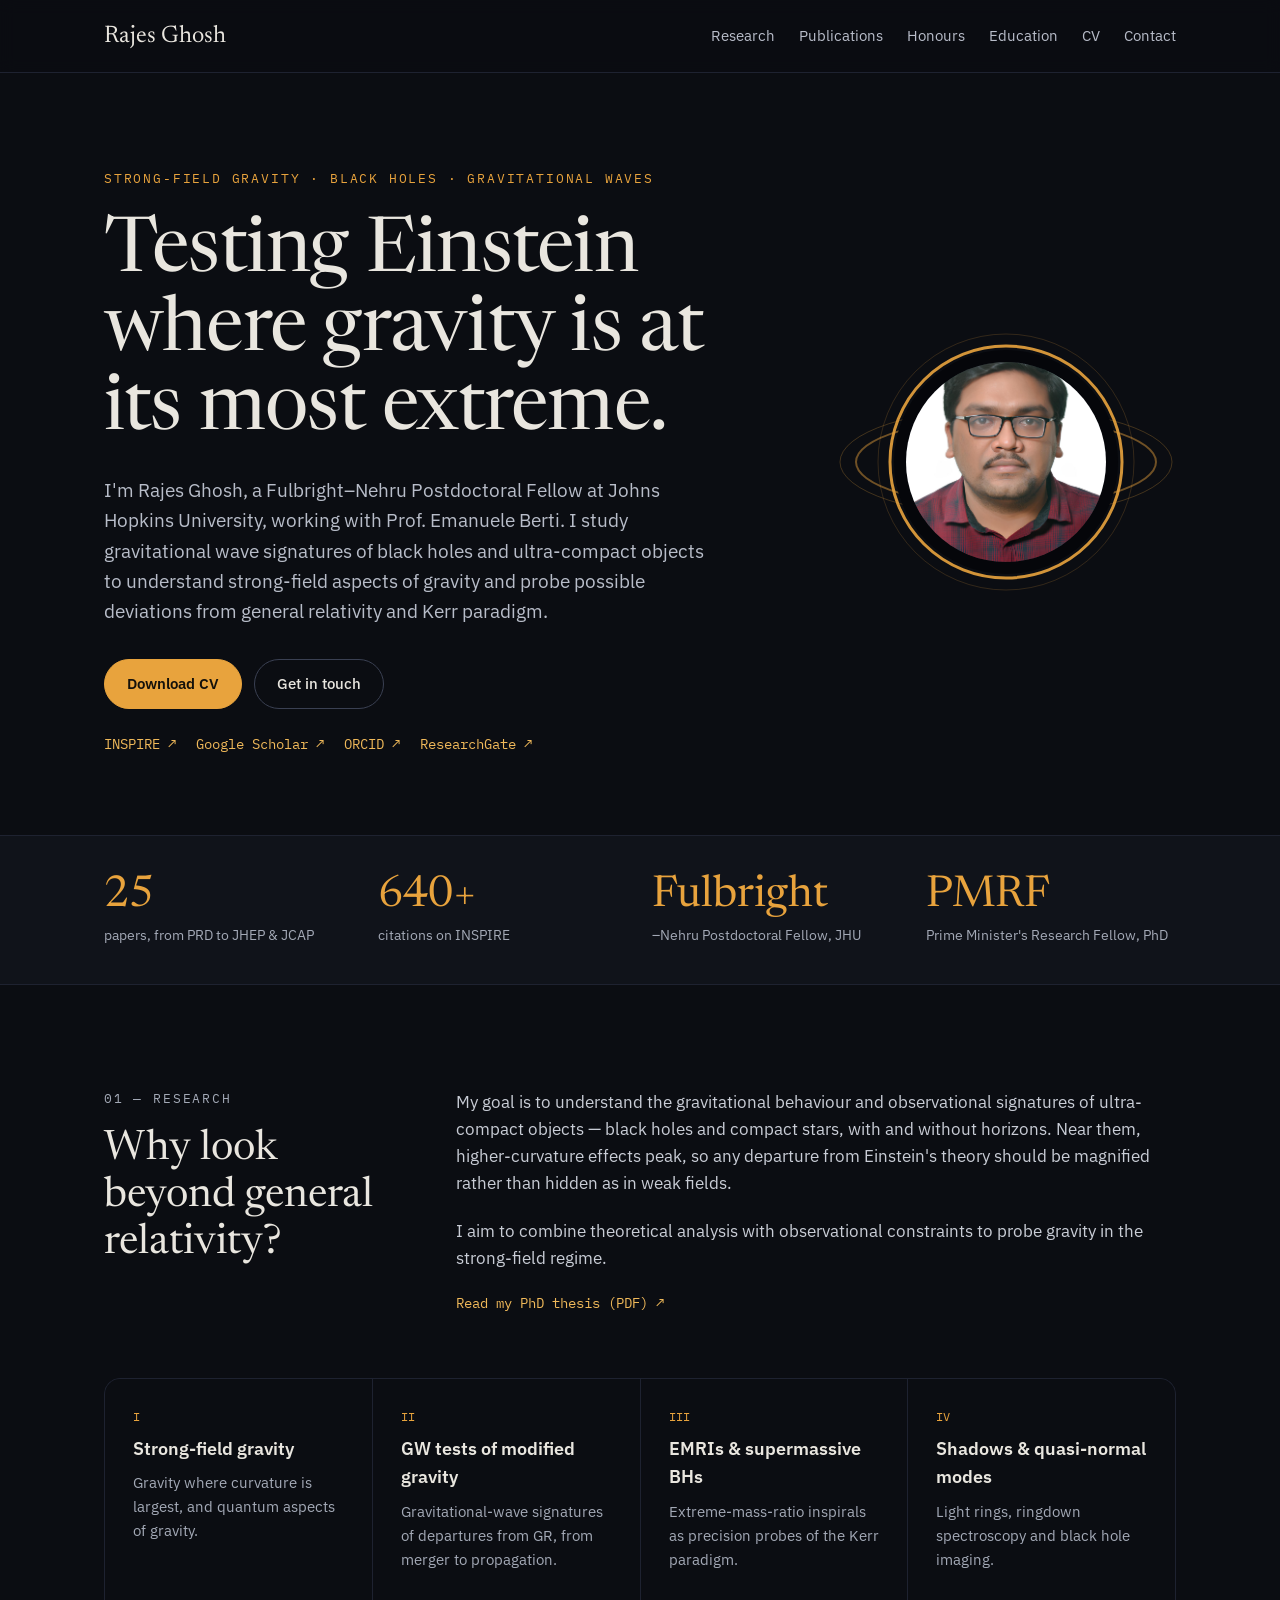
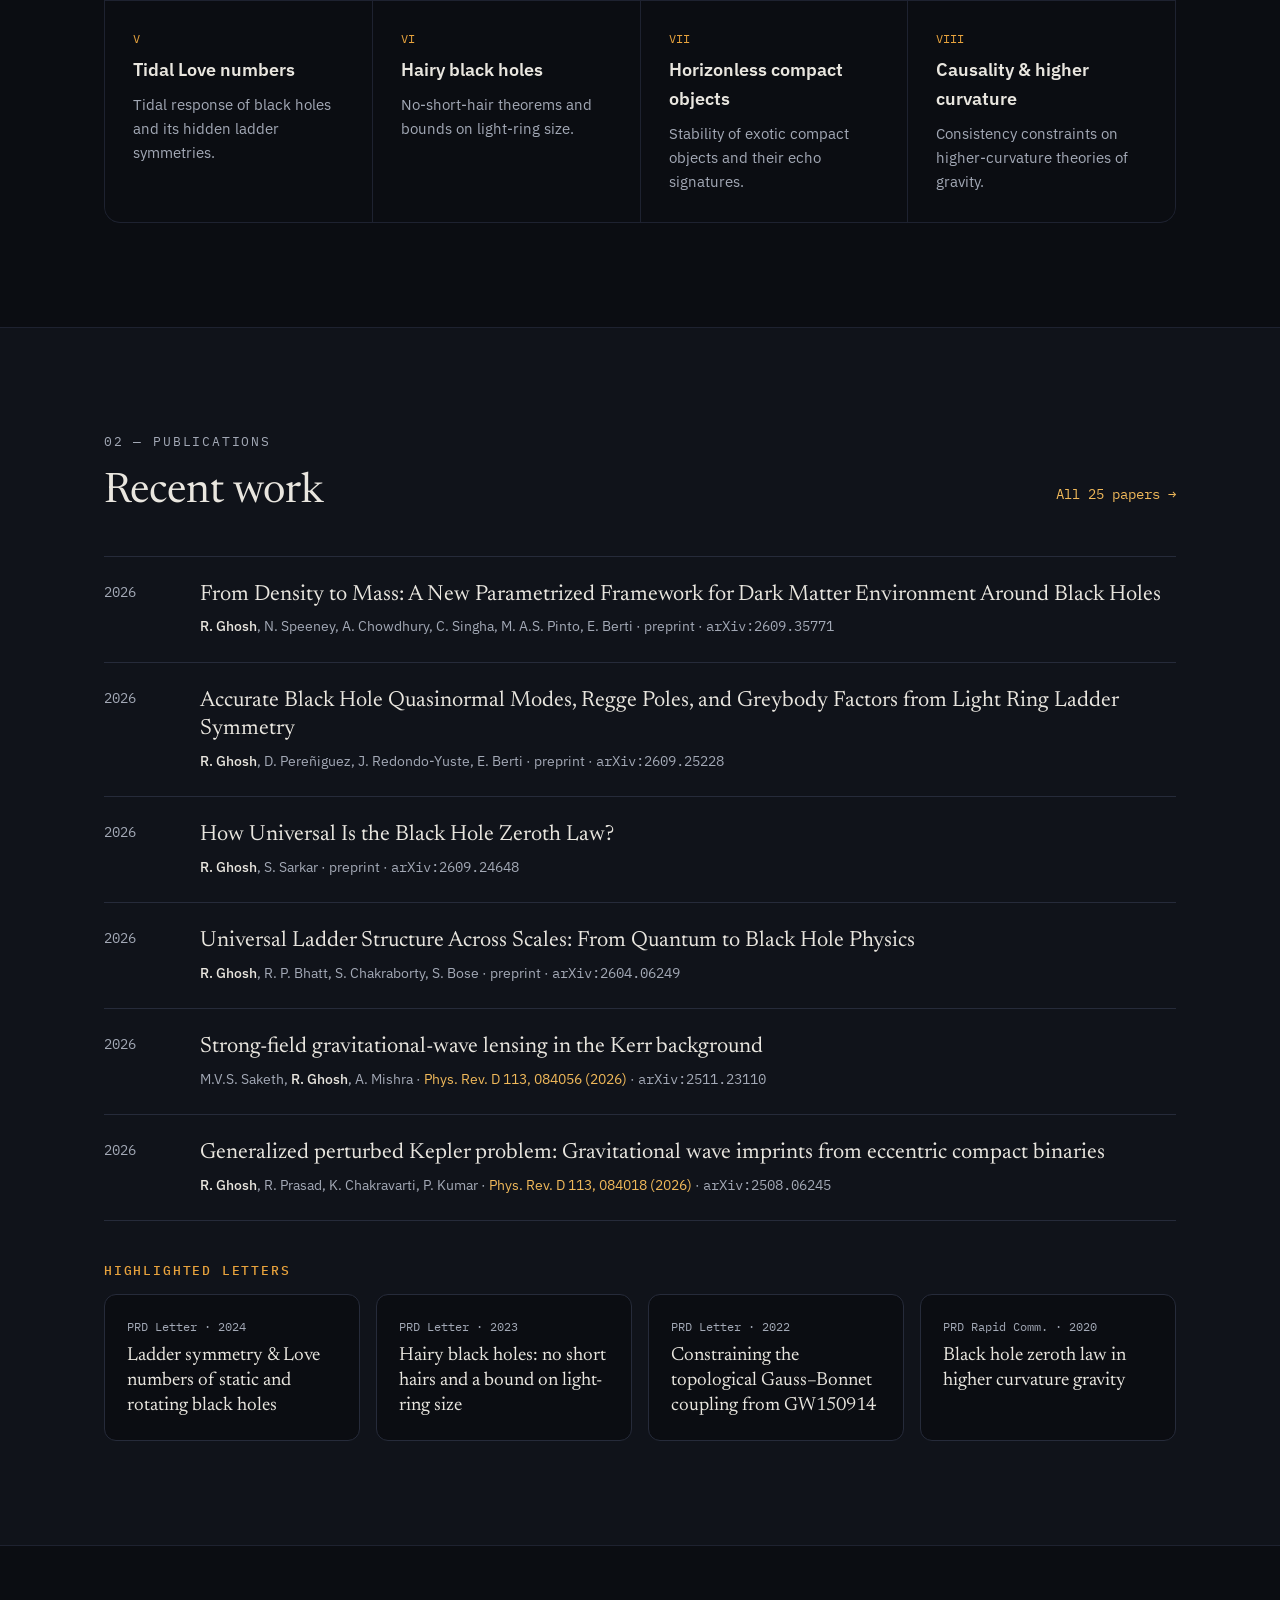
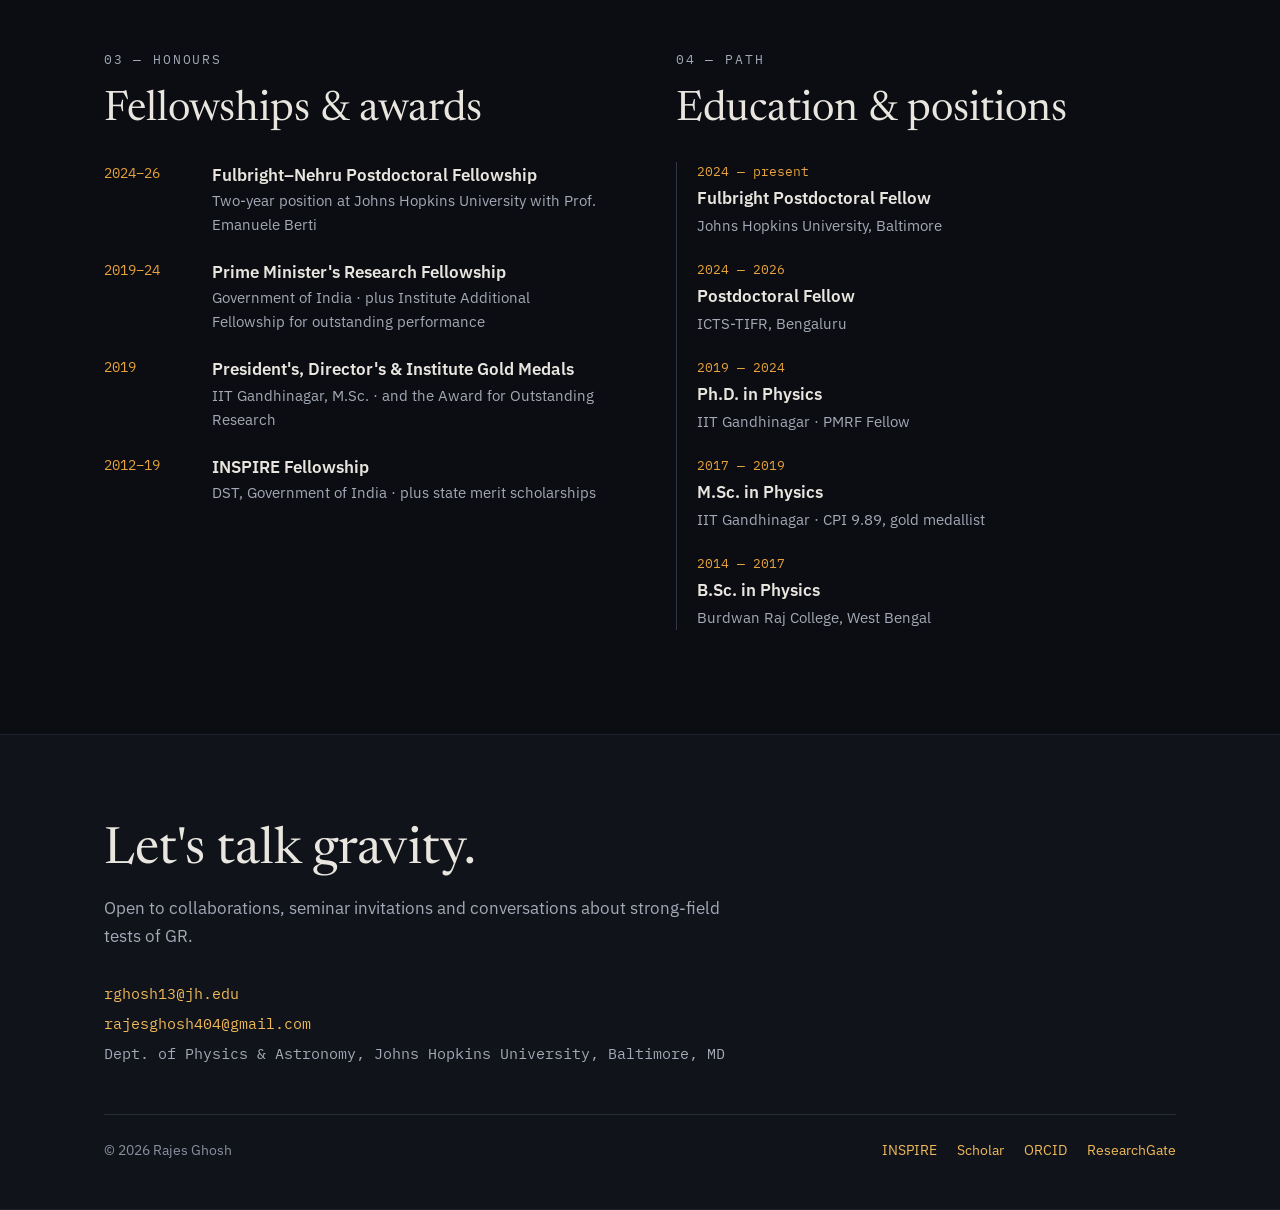
<file: index.html>
<!doctype html>
<html lang="en">
<head>
<meta charset="utf-8">
<meta name="viewport" content="width=device-width, initial-scale=1">
<title>Rajes Ghosh — Gravitational Physics</title>
<meta name="description" content="Rajes Ghosh, Fulbright–Nehru Postdoctoral Fellow at Johns Hopkins University. Strong-field gravity, black holes and gravitational-wave tests of general relativity.">
<meta property="og:title" content="Rajes Ghosh — Gravitational Physics">
<meta property="og:description" content="Testing Einstein where gravity is at its most extreme.">
<link rel="icon" href="data:image/svg+xml,%3Csvg xmlns='http://www.w3.org/2000/svg' viewBox='0 0 32 32'%3E%3Ccircle cx='16' cy='16' r='12' fill='%2305060A' stroke='%23E8A33D' stroke-width='3'/%3E%3C/svg%3E">
<link rel="preconnect" href="https://fonts.googleapis.com">
<link rel="preconnect" href="https://fonts.gstatic.com" crossorigin>
<link rel="stylesheet" href="https://fonts.googleapis.com/css2?family=Newsreader:ital,opsz,wght@0,6..72,400;0,6..72,500;1,6..72,400&family=IBM+Plex+Sans:wght@400;500;600&family=IBM+Plex+Mono:wght@400;500&display=swap">
<link rel="stylesheet" href="style.css">
</head>
<body>

<header class="site-header">
  <nav class="wrap nav" aria-label="Main">
    <a class="brand" href="index.html">Rajes Ghosh</a>
    <div class="nav-links">
      <a href="#research">Research</a>
      <a href="publications.html">Publications</a>
      <a href="#honours">Honours</a>
      <a href="#education">Education</a>
      <a href="cv.pdf">CV</a>
      <a href="#contact">Contact</a>
    </div>
  </nav>
</header>

<main id="top">
  <section class="wrap hero">
    <div class="hero-text">
      <div class="kicker accent">Strong-field gravity · Black holes · Gravitational waves</div>
      <h1>Testing Einstein where gravity is at its most extreme.</h1>
      <p class="lede">I'm Rajes Ghosh, a Fulbright–Nehru Postdoctoral Fellow at Johns Hopkins University, working with Prof. Emanuele Berti. I study gravitational wave signatures of black holes and ultra-compact objects to understand strong-field aspects of gravity and probe possible deviations from general relativity and Kerr paradigm.</p>
      <div class="btns">
        <a class="btn primary" href="cv.pdf">Download CV</a>
        <a class="btn" href="mailto:rghosh13@jh.edu">Get in touch</a>
      </div>
      <div class="profiles">
        <a href="https://inspirehep.net/authors/1886907?ui-citation-summary=true">INSPIRE ↗</a>
        <a href="https://scholar.google.com/citations?user=JPwaQTwAAAAJ&amp;hl=en">Google Scholar ↗</a>
        <a href="https://orcid.org/0000-0002-1264-938X">ORCID ↗</a>
        <a href="https://www.researchgate.net/profile/Rajes-Ghosh">ResearchGate ↗</a>
      </div>
    </div>
    <div class="hero-art">
      <div class="ring">
        <svg aria-hidden="true" viewBox="0 0 340 340">
          <ellipse cx="170" cy="170" rx="166" ry="54" fill="none" stroke="#E8A33D" stroke-opacity=".25"/>
          <ellipse cx="170" cy="170" rx="150" ry="44" fill="none" stroke="#E8A33D" stroke-opacity=".45" stroke-width="2"/>
          <circle cx="170" cy="170" r="128" fill="none" stroke="#E8A33D" stroke-opacity=".18"/>
          <circle cx="170" cy="170" r="116" fill="none" stroke="#E8A33D" stroke-opacity=".9" stroke-width="3"/>
          <circle cx="170" cy="170" r="112" fill="#05060A"/>
        </svg>
        <div class="portrait">RG<img src="photo.jpg" alt="Portrait of Rajes Ghosh" onerror="this.remove()"></div>
      </div>
    </div>
  </section>

  <section class="band" aria-label="At a glance">
    <div class="wrap stats">
      <div class="stat"><b>25</b><span>papers, from PRD to JHEP &amp; JCAP</span></div>
      <div class="stat"><b>640+</b><span>citations on INSPIRE</span></div>
      <div class="stat"><b>Fulbright</b><span>–Nehru Postdoctoral Fellow, JHU</span></div>
      <div class="stat"><b>PMRF</b><span>Prime Minister's Research Fellow, PhD</span></div>
    </div>
  </section>

  <section id="research" class="wrap split">
    <div class="split-head">
      <div class="kicker">01 — Research</div>
      <h2>Why look beyond general relativity?</h2>
    </div>
    <div class="split-body">
      <p>My goal is to understand the gravitational behaviour and observational signatures of ultra-compact objects — black holes and compact stars, with and without horizons. Near them, higher-curvature effects peak, so any departure from Einstein's theory should be magnified rather than hidden as in weak fields.</p>
      <p>I aim to combine theoretical analysis with observational constraints to probe gravity in the strong-field regime.</p>
      <a class="mono" style="font-size:14px" href="thesis.pdf">Read my PhD thesis (PDF) ↗</a>
    </div>
  </section>

  <section class="wrap" aria-label="Research interests">
    <div class="interests">
      <div class="interest"><span class="mono">I</span><h3>Strong-field gravity</h3><p>Gravity where curvature is largest, and quantum aspects of gravity.</p></div>
      <div class="interest"><span class="mono">II</span><h3>GW tests of modified gravity</h3><p>Gravitational-wave signatures of departures from GR, from merger to propagation.</p></div>
      <div class="interest"><span class="mono">III</span><h3>EMRIs &amp; supermassive BHs</h3><p>Extreme-mass-ratio inspirals as precision probes of the Kerr paradigm.</p></div>
      <div class="interest"><span class="mono">IV</span><h3>Shadows &amp; quasi-normal modes</h3><p>Light rings, ringdown spectroscopy and black hole imaging.</p></div>
      <div class="interest"><span class="mono">V</span><h3>Tidal Love numbers</h3><p>Tidal response of black holes and its hidden ladder symmetries.</p></div>
      <div class="interest"><span class="mono">VI</span><h3>Hairy black holes</h3><p>No-short-hair theorems and bounds on light-ring size.</p></div>
      <div class="interest"><span class="mono">VII</span><h3>Horizonless compact objects</h3><p>Stability of exotic compact objects and their echo signatures.</p></div>
      <div class="interest"><span class="mono">VIII</span><h3>Causality &amp; higher curvature</h3><p>Consistency constraints on higher-curvature theories of gravity.</p></div>
    </div>
  </section>

  <section id="publications" class="band">
    <div class="wrap section">
      <div class="section-head">
        <div>
          <div class="kicker">02 — Publications</div>
          <h2>Recent work</h2>
        </div>
        <a class="mono" style="font-size:14px;padding:10px 0" href="publications.html">All 25 papers →</a>
      </div>
      <ol class="pubs">
        <li class="pub"><span class="yr">2026</span><div><a class="title" href="https://arxiv.org/abs/2609.35771">From Density to Mass: A New Parametrized Framework for Dark Matter Environment Around Black Holes</a><span class="meta"><b>R. Ghosh</b>, N. Speeney, A. Chowdhury, C. Singha, M. A.S. Pinto, E. Berti · preprint · <span class="mono">arXiv:2609.35771</span></span></div></li>
        <li class="pub"><span class="yr">2026</span><div><a class="title" href="https://arxiv.org/abs/2609.25228">Accurate Black Hole Quasinormal Modes, Regge Poles, and Greybody Factors from Light Ring Ladder Symmetry</a><span class="meta"><b>R. Ghosh</b>, D. Pereñiguez, J. Redondo-Yuste, E. Berti · preprint · <span class="mono">arXiv:2609.25228</span></span></div></li>
        <li class="pub"><span class="yr">2026</span><div><a class="title" href="https://arxiv.org/abs/2609.24648">How Universal Is the Black Hole Zeroth Law?</a><span class="meta"><b>R. Ghosh</b>, S. Sarkar · preprint · <span class="mono">arXiv:2609.24648</span></span></div></li>
        <li class="pub"><span class="yr">2026</span><div><a class="title" href="https://arxiv.org/abs/2604.06249">Universal Ladder Structure Across Scales: From Quantum to Black Hole Physics</a><span class="meta"><b>R. Ghosh</b>, R. P. Bhatt, S. Chakraborty, S. Bose · preprint · <span class="mono">arXiv:2604.06249</span></span></div></li>
        <li class="pub"><span class="yr">2026</span><div><a class="title" href="https://arxiv.org/abs/2511.23110">Strong-field gravitational-wave lensing in the Kerr background</a><span class="meta">M.V.S. Saketh, <b>R. Ghosh</b>, A. Mishra · <a href="https://doi.org/10.1103/9bxg-sqn5">Phys. Rev. D 113, 084056 (2026)</a> · <span class="mono">arXiv:2511.23110</span></span></div></li>
        <li class="pub"><span class="yr">2026</span><div><a class="title" href="https://arxiv.org/abs/2508.06245">Generalized perturbed Kepler problem: Gravitational wave imprints from eccentric compact binaries</a><span class="meta"><b>R. Ghosh</b>, R. Prasad, K. Chakravarti, P. Kumar · <a href="https://doi.org/10.1103/7mqv-rhc6">Phys. Rev. D 113, 084018 (2026)</a> · <span class="mono">arXiv:2508.06245</span></span></div></li>
      </ol>
      <div class="period">
        <h3>Highlighted Letters</h3>
        <div class="letters">
          <a class="letter" href="https://journals.aps.org/prd/abstract/10.1103/PhysRevD.109.L041505"><span class="mono">PRD Letter · 2024</span><span>Ladder symmetry &amp; Love numbers of static and rotating black holes</span></a>
          <a class="letter" href="https://journals.aps.org/prd/abstract/10.1103/PhysRevD.108.L041501"><span class="mono">PRD Letter · 2023</span><span>Hairy black holes: no short hairs and a bound on light-ring size</span></a>
          <a class="letter" href="https://journals.aps.org/prd/abstract/10.1103/PhysRevD.106.L041503"><span class="mono">PRD Letter · 2022</span><span>Constraining the topological Gauss–Bonnet coupling from GW150914</span></a>
          <a class="letter" href="https://journals.aps.org/prd/abstract/10.1103/PhysRevD.102.101503"><span class="mono">PRD Rapid Comm. · 2020</span><span>Black hole zeroth law in higher curvature gravity</span></a>
        </div>
      </div>
    </div>
  </section>

  <section class="wrap two">
    <div id="honours">
      <div style="display:flex;flex-direction:column;gap:16px"><div class="kicker">03 — Honours</div><h2>Fellowships &amp; awards</h2></div>
      <ul class="honours">
        <li><span class="mono">2024–26</span><span><b>Fulbright–Nehru Postdoctoral Fellowship</b><small>Two-year position at Johns Hopkins University with Prof. Emanuele Berti</small></span></li>
        <li><span class="mono">2019–24</span><span><b>Prime Minister's Research Fellowship</b><small>Government of India · plus Institute Additional Fellowship for outstanding performance</small></span></li>
        <li><span class="mono">2019</span><span><b>President's, Director's &amp; Institute Gold Medals</b><small>IIT Gandhinagar, M.Sc. · and the Award for Outstanding Research</small></span></li>
        <li><span class="mono">2012–19</span><span><b>INSPIRE Fellowship</b><small>DST, Government of India · plus state merit scholarships</small></span></li>
      </ul>
    </div>
    <div id="education">
      <div style="display:flex;flex-direction:column;gap:16px"><div class="kicker">04 — Path</div><h2>Education &amp; positions</h2></div>
      <ul class="timeline">
        <li><span class="mono">2024 — present</span><b>Fulbright Postdoctoral Fellow</b><small>Johns Hopkins University, Baltimore</small></li>
        <li><span class="mono">2024 — 2026</span><b>Postdoctoral Fellow</b><small>ICTS-TIFR, Bengaluru</small></li>
        <li><span class="mono">2019 — 2024</span><b>Ph.D. in Physics</b><small>IIT Gandhinagar · PMRF Fellow</small></li>
        <li><span class="mono">2017 — 2019</span><b>M.Sc. in Physics</b><small>IIT Gandhinagar · CPI 9.89, gold medallist</small></li>
        <li><span class="mono">2014 — 2017</span><b>B.Sc. in Physics</b><small>Burdwan Raj College, West Bengal</small></li>
      </ul>
    </div>
  </section>
</main>

<footer id="contact" class="band">
  <div class="wrap footer-inner">
    <div class="footer-top">
      <div><h2>Let's talk gravity.</h2><p>Open to collaborations, seminar invitations and conversations about strong-field tests of GR.</p></div>
      <div class="contact">
        <a href="mailto:rghosh13@jh.edu">rghosh13@jh.edu</a>
        <a href="mailto:rajesghosh404@gmail.com">rajesghosh404@gmail.com</a>
        <span>Dept. of Physics &amp; Astronomy, Johns Hopkins University, Baltimore, MD</span>
      </div>
    </div>
    <div class="footer-bottom">
      <span>© 2026 Rajes Ghosh</span>
      <div><a href="https://inspirehep.net/authors/1886907?ui-citation-summary=true">INSPIRE</a><a href="https://scholar.google.com/citations?user=JPwaQTwAAAAJ&amp;hl=en">Scholar</a><a href="https://orcid.org/0000-0002-1264-938X">ORCID</a><a href="https://www.researchgate.net/profile/Rajes-Ghosh">ResearchGate</a></div>
    </div>
  </div>
</footer>

</body>
</html>
</file>
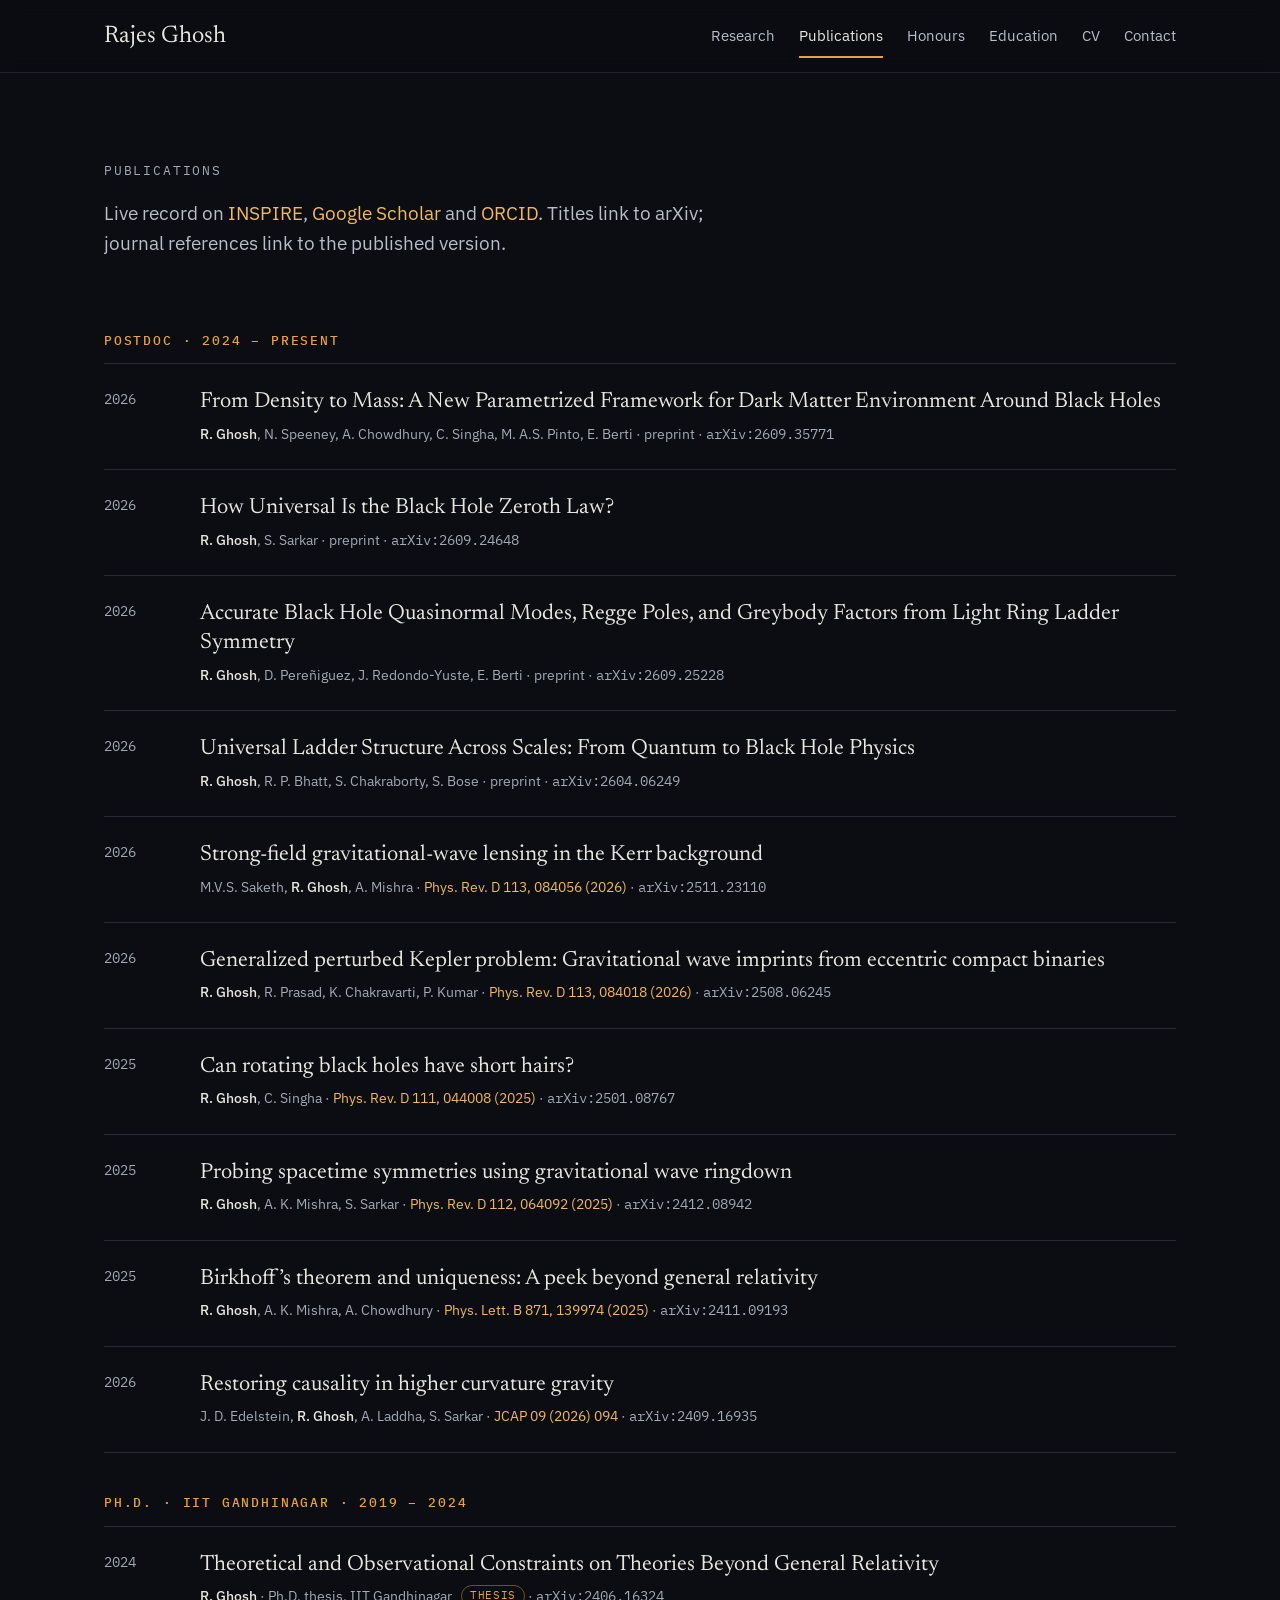
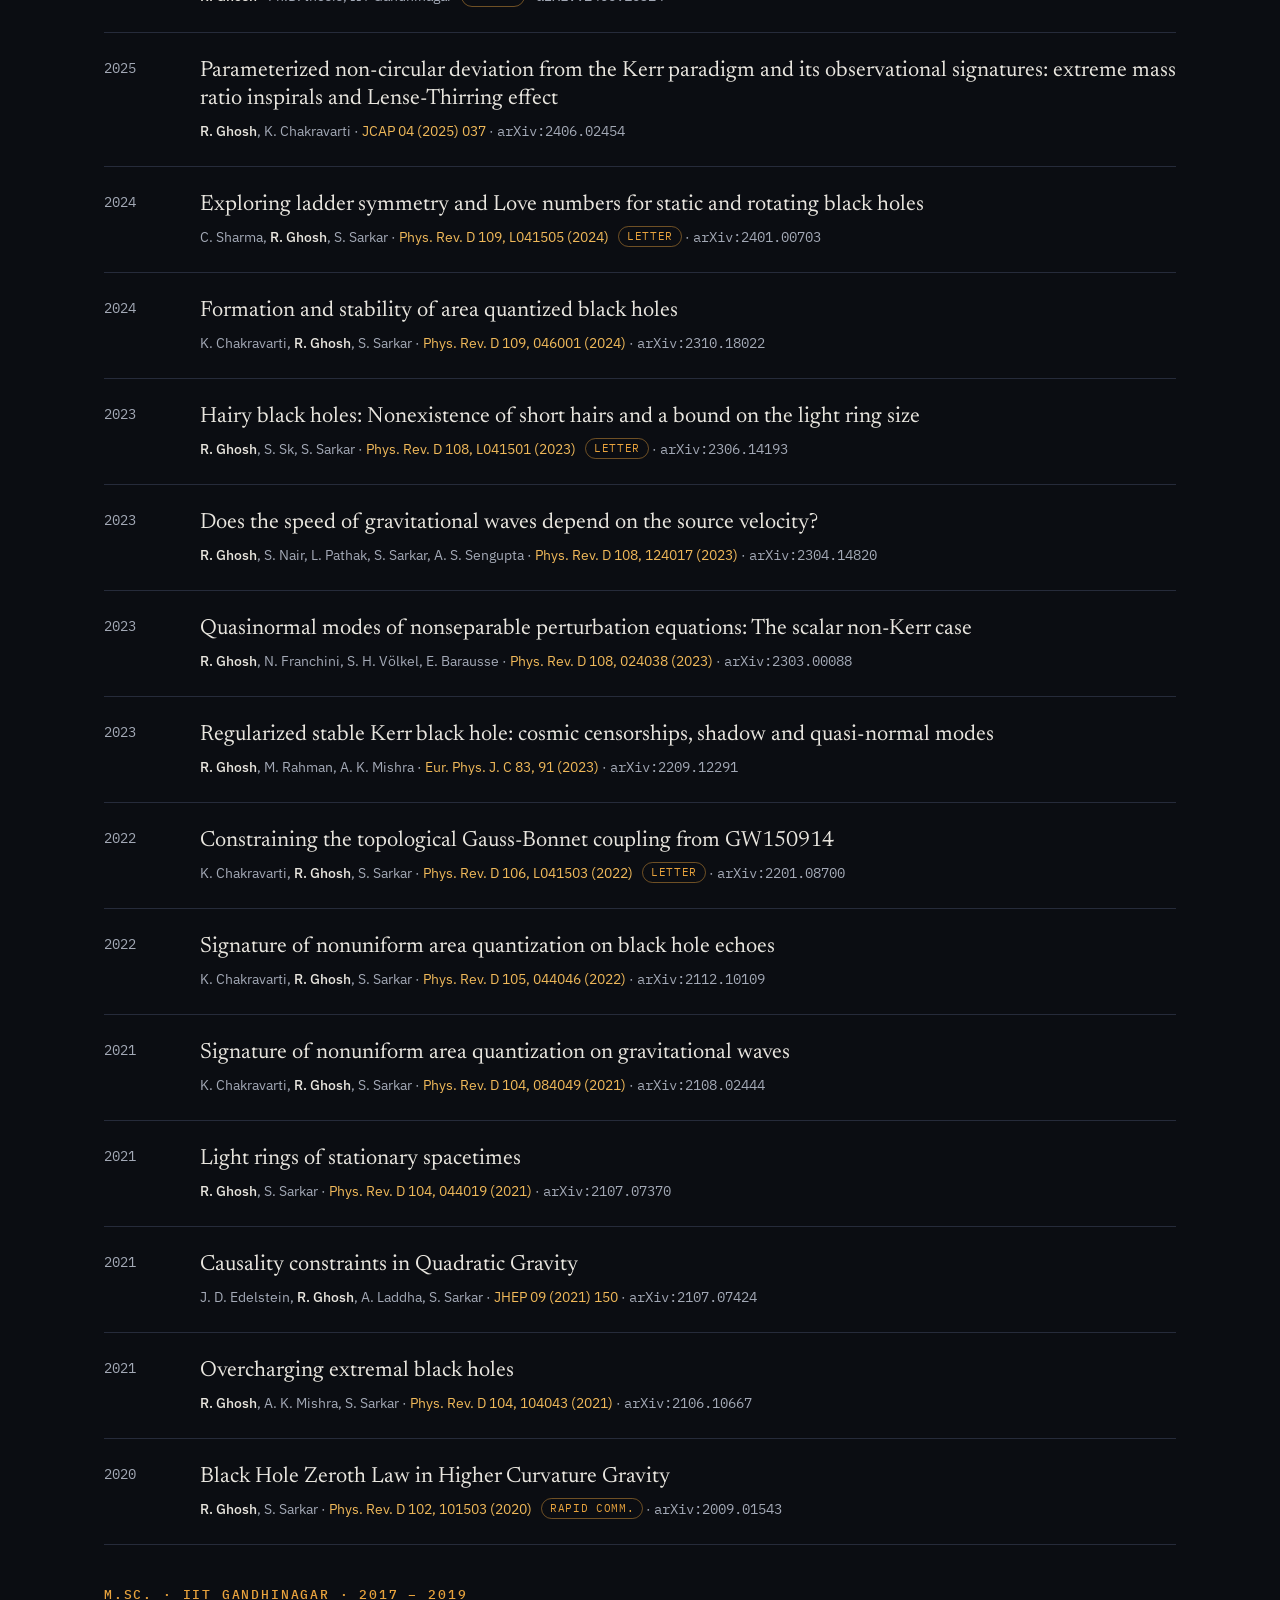
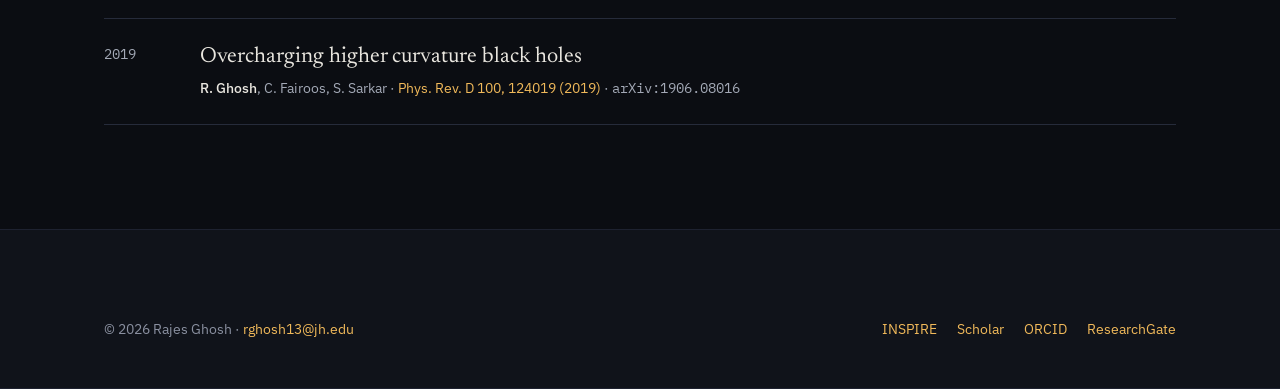
<file: publications.html>
<!doctype html>
<html lang="en">
<head>
<meta charset="utf-8">
<meta name="viewport" content="width=device-width, initial-scale=1">
<title>Publications — Rajes Ghosh</title>
<meta name="description" content="Full publication list of Rajes Ghosh: black holes, gravitational waves and tests of general relativity.">
<link rel="icon" href="data:image/svg+xml,%3Csvg xmlns='http://www.w3.org/2000/svg' viewBox='0 0 32 32'%3E%3Ccircle cx='16' cy='16' r='12' fill='%2305060A' stroke='%23E8A33D' stroke-width='3'/%3E%3C/svg%3E">
<link rel="preconnect" href="https://fonts.googleapis.com">
<link rel="preconnect" href="https://fonts.gstatic.com" crossorigin>
<link rel="stylesheet" href="https://fonts.googleapis.com/css2?family=Newsreader:ital,opsz,wght@0,6..72,400;0,6..72,500;1,6..72,400&family=IBM+Plex+Sans:wght@400;500;600&family=IBM+Plex+Mono:wght@400;500&display=swap">
<link rel="stylesheet" href="style.css">
</head>
<body>

<header class="site-header">
  <nav class="wrap nav" aria-label="Main">
    <a class="brand" href="index.html">Rajes Ghosh</a>
    <div class="nav-links">
      <a href="index.html#research">Research</a>
      <a href="publications.html" aria-current="page">Publications</a>
      <a href="index.html#honours">Honours</a>
      <a href="index.html#education">Education</a>
      <a href="cv.pdf">CV</a>
      <a href="index.html#contact">Contact</a>
    </div>
  </nav>
</header>

<main>
  <section class="wrap page-hero">
    <div class="kicker">Publications</div>
    <p class="lede">Live record on <a href="https://inspirehep.net/authors/1886907?ui-citation-summary=true">INSPIRE</a>, <a href="https://scholar.google.com/citations?user=JPwaQTwAAAAJ&amp;hl=en">Google Scholar</a> and <a href="https://orcid.org/0000-0002-1264-938X">ORCID</a>. Titles link to arXiv; journal references link to the published version.</p>
  </section>

  <section class="wrap section" style="padding-top:56px">
    <div class="period">
      <h3>Postdoc · 2024 – present</h3>
      <ol class="pubs">
        <li class="pub"><span class="yr">2026</span><div><a class="title" href="https://arxiv.org/abs/2609.35771">From Density to Mass: A New Parametrized Framework for Dark Matter Environment Around Black Holes</a><span class="meta"><b>R. Ghosh</b>, N. Speeney, A. Chowdhury, C. Singha, M. A.S. Pinto, E. Berti · preprint · <span class="mono">arXiv:2609.35771</span></span></div></li>
        <li class="pub"><span class="yr">2026</span><div><a class="title" href="https://arxiv.org/abs/2609.24648">How Universal Is the Black Hole Zeroth Law?</a><span class="meta"><b>R. Ghosh</b>, S. Sarkar · preprint · <span class="mono">arXiv:2609.24648</span></span></div></li>
        <li class="pub"><span class="yr">2026</span><div><a class="title" href="https://arxiv.org/abs/2609.25228">Accurate Black Hole Quasinormal Modes, Regge Poles, and Greybody Factors from Light Ring Ladder Symmetry</a><span class="meta"><b>R. Ghosh</b>, D. Pereñiguez, J. Redondo-Yuste, E. Berti · preprint · <span class="mono">arXiv:2609.25228</span></span></div></li>
        <li class="pub"><span class="yr">2026</span><div><a class="title" href="https://arxiv.org/abs/2604.06249">Universal Ladder Structure Across Scales: From Quantum to Black Hole Physics</a><span class="meta"><b>R. Ghosh</b>, R. P. Bhatt, S. Chakraborty, S. Bose · preprint · <span class="mono">arXiv:2604.06249</span></span></div></li>
        <li class="pub"><span class="yr">2026</span><div><a class="title" href="https://arxiv.org/abs/2511.23110">Strong-field gravitational-wave lensing in the Kerr background</a><span class="meta">M.V.S. Saketh, <b>R. Ghosh</b>, A. Mishra · <a href="https://doi.org/10.1103/9bxg-sqn5">Phys. Rev. D 113, 084056 (2026)</a> · <span class="mono">arXiv:2511.23110</span></span></div></li>
        <li class="pub"><span class="yr">2026</span><div><a class="title" href="https://arxiv.org/abs/2508.06245">Generalized perturbed Kepler problem: Gravitational wave imprints from eccentric compact binaries</a><span class="meta"><b>R. Ghosh</b>, R. Prasad, K. Chakravarti, P. Kumar · <a href="https://doi.org/10.1103/7mqv-rhc6">Phys. Rev. D 113, 084018 (2026)</a> · <span class="mono">arXiv:2508.06245</span></span></div></li>
        <li class="pub"><span class="yr">2025</span><div><a class="title" href="https://arxiv.org/abs/2501.08767">Can rotating black holes have short hairs?</a><span class="meta"><b>R. Ghosh</b>, C. Singha · <a href="https://doi.org/10.1103/PhysRevD.111.044008">Phys. Rev. D 111, 044008 (2025)</a> · <span class="mono">arXiv:2501.08767</span></span></div></li>
        <li class="pub"><span class="yr">2025</span><div><a class="title" href="https://arxiv.org/abs/2412.08942">Probing spacetime symmetries using gravitational wave ringdown</a><span class="meta"><b>R. Ghosh</b>, A. K. Mishra, S. Sarkar · <a href="https://doi.org/10.1103/myn2-ttrt">Phys. Rev. D 112, 064092 (2025)</a> · <span class="mono">arXiv:2412.08942</span></span></div></li>
        <li class="pub"><span class="yr">2025</span><div><a class="title" href="https://arxiv.org/abs/2411.09193">Birkhoff’s theorem and uniqueness: A peek beyond general relativity</a><span class="meta"><b>R. Ghosh</b>, A. K. Mishra, A. Chowdhury · <a href="https://doi.org/10.1016/j.physletb.2025.139974">Phys. Lett. B 871, 139974 (2025)</a> · <span class="mono">arXiv:2411.09193</span></span></div></li>
        <li class="pub"><span class="yr">2026</span><div><a class="title" href="https://arxiv.org/abs/2409.16935">Restoring causality in higher curvature gravity</a><span class="meta">J. D. Edelstein, <b>R. Ghosh</b>, A. Laddha, S. Sarkar · <a href="https://doi.org/10.1088/1475-7516/2026/09/094">JCAP 09 (2026) 094</a> · <span class="mono">arXiv:2409.16935</span></span></div></li>
      </ol>
    </div>

    <div class="period">
      <h3>Ph.D. · IIT Gandhinagar · 2019 – 2024</h3>
      <ol class="pubs">
        <li class="pub"><span class="yr">2024</span><div><a class="title" href="https://arxiv.org/abs/2406.16324">Theoretical and Observational Constraints on Theories Beyond General Relativity</a><span class="meta"><b>R. Ghosh</b> · Ph.D. thesis, IIT Gandhinagar <span class="tag">Thesis</span> · <span class="mono">arXiv:2406.16324</span></span></div></li>
        <li class="pub"><span class="yr">2025</span><div><a class="title" href="https://arxiv.org/abs/2406.02454">Parameterized non-circular deviation from the Kerr paradigm and its observational signatures: extreme mass ratio inspirals and Lense-Thirring effect</a><span class="meta"><b>R. Ghosh</b>, K. Chakravarti · <a href="https://doi.org/10.1088/1475-7516/2025/04/037">JCAP 04 (2025) 037</a> · <span class="mono">arXiv:2406.02454</span></span></div></li>
        <li class="pub"><span class="yr">2024</span><div><a class="title" href="https://arxiv.org/abs/2401.00703">Exploring ladder symmetry and Love numbers for static and rotating black holes</a><span class="meta">C. Sharma, <b>R. Ghosh</b>, S. Sarkar · <a href="https://doi.org/10.1103/PhysRevD.109.L041505">Phys. Rev. D 109, L041505 (2024) <span class="tag">Letter</span></a> · <span class="mono">arXiv:2401.00703</span></span></div></li>
        <li class="pub"><span class="yr">2024</span><div><a class="title" href="https://arxiv.org/abs/2310.18022">Formation and stability of area quantized black holes</a><span class="meta">K. Chakravarti, <b>R. Ghosh</b>, S. Sarkar · <a href="https://doi.org/10.1103/PhysRevD.109.046001">Phys. Rev. D 109, 046001 (2024)</a> · <span class="mono">arXiv:2310.18022</span></span></div></li>
        <li class="pub"><span class="yr">2023</span><div><a class="title" href="https://arxiv.org/abs/2306.14193">Hairy black holes: Nonexistence of short hairs and a bound on the light ring size</a><span class="meta"><b>R. Ghosh</b>, S. Sk, S. Sarkar · <a href="https://doi.org/10.1103/PhysRevD.108.L041501">Phys. Rev. D 108, L041501 (2023) <span class="tag">Letter</span></a> · <span class="mono">arXiv:2306.14193</span></span></div></li>
        <li class="pub"><span class="yr">2023</span><div><a class="title" href="https://arxiv.org/abs/2304.14820">Does the speed of gravitational waves depend on the source velocity?</a><span class="meta"><b>R. Ghosh</b>, S. Nair, L. Pathak, S. Sarkar, A. S. Sengupta · <a href="https://doi.org/10.1103/PhysRevD.108.124017">Phys. Rev. D 108, 124017 (2023)</a> · <span class="mono">arXiv:2304.14820</span></span></div></li>
        <li class="pub"><span class="yr">2023</span><div><a class="title" href="https://arxiv.org/abs/2303.00088">Quasinormal modes of nonseparable perturbation equations: The scalar non-Kerr case</a><span class="meta"><b>R. Ghosh</b>, N. Franchini, S. H. Völkel, E. Barausse · <a href="https://doi.org/10.1103/PhysRevD.108.024038">Phys. Rev. D 108, 024038 (2023)</a> · <span class="mono">arXiv:2303.00088</span></span></div></li>
        <li class="pub"><span class="yr">2023</span><div><a class="title" href="https://arxiv.org/abs/2209.12291">Regularized stable Kerr black hole: cosmic censorships, shadow and quasi-normal modes</a><span class="meta"><b>R. Ghosh</b>, M. Rahman, A. K. Mishra · <a href="https://doi.org/10.1140/epjc/s10052-023-11252-0">Eur. Phys. J. C 83, 91 (2023)</a> · <span class="mono">arXiv:2209.12291</span></span></div></li>
        <li class="pub"><span class="yr">2022</span><div><a class="title" href="https://arxiv.org/abs/2201.08700">Constraining the topological Gauss-Bonnet coupling from GW150914</a><span class="meta">K. Chakravarti, <b>R. Ghosh</b>, S. Sarkar · <a href="https://doi.org/10.1103/PhysRevD.106.L041503">Phys. Rev. D 106, L041503 (2022) <span class="tag">Letter</span></a> · <span class="mono">arXiv:2201.08700</span></span></div></li>
        <li class="pub"><span class="yr">2022</span><div><a class="title" href="https://arxiv.org/abs/2112.10109">Signature of nonuniform area quantization on black hole echoes</a><span class="meta">K. Chakravarti, <b>R. Ghosh</b>, S. Sarkar · <a href="https://doi.org/10.1103/PhysRevD.105.044046">Phys. Rev. D 105, 044046 (2022)</a> · <span class="mono">arXiv:2112.10109</span></span></div></li>
        <li class="pub"><span class="yr">2021</span><div><a class="title" href="https://arxiv.org/abs/2108.02444">Signature of nonuniform area quantization on gravitational waves</a><span class="meta">K. Chakravarti, <b>R. Ghosh</b>, S. Sarkar · <a href="https://doi.org/10.1103/PhysRevD.104.084049">Phys. Rev. D 104, 084049 (2021)</a> · <span class="mono">arXiv:2108.02444</span></span></div></li>
        <li class="pub"><span class="yr">2021</span><div><a class="title" href="https://arxiv.org/abs/2107.07370">Light rings of stationary spacetimes</a><span class="meta"><b>R. Ghosh</b>, S. Sarkar · <a href="https://doi.org/10.1103/PhysRevD.104.044019">Phys. Rev. D 104, 044019 (2021)</a> · <span class="mono">arXiv:2107.07370</span></span></div></li>
        <li class="pub"><span class="yr">2021</span><div><a class="title" href="https://arxiv.org/abs/2107.07424">Causality constraints in Quadratic Gravity</a><span class="meta">J. D. Edelstein, <b>R. Ghosh</b>, A. Laddha, S. Sarkar · <a href="https://doi.org/10.1007/JHEP09(2021)150">JHEP 09 (2021) 150</a> · <span class="mono">arXiv:2107.07424</span></span></div></li>
        <li class="pub"><span class="yr">2021</span><div><a class="title" href="https://arxiv.org/abs/2106.10667">Overcharging extremal black holes</a><span class="meta"><b>R. Ghosh</b>, A. K. Mishra, S. Sarkar · <a href="https://doi.org/10.1103/PhysRevD.104.104043">Phys. Rev. D 104, 104043 (2021)</a> · <span class="mono">arXiv:2106.10667</span></span></div></li>
        <li class="pub"><span class="yr">2020</span><div><a class="title" href="https://arxiv.org/abs/2009.01543">Black Hole Zeroth Law in Higher Curvature Gravity</a><span class="meta"><b>R. Ghosh</b>, S. Sarkar · <a href="https://doi.org/10.1103/PhysRevD.102.101503">Phys. Rev. D 102, 101503 (2020) <span class="tag">Rapid Comm.</span></a> · <span class="mono">arXiv:2009.01543</span></span></div></li>
      </ol>
    </div>

    <div class="period">
      <h3>M.Sc. · IIT Gandhinagar · 2017 – 2019</h3>
      <ol class="pubs">
        <li class="pub"><span class="yr">2019</span><div><a class="title" href="https://arxiv.org/abs/1906.08016">Overcharging higher curvature black holes</a><span class="meta"><b>R. Ghosh</b>, C. Fairoos, S. Sarkar · <a href="https://doi.org/10.1103/PhysRevD.100.124019">Phys. Rev. D 100, 124019 (2019)</a> · <span class="mono">arXiv:1906.08016</span></span></div></li>
      </ol>
    </div>
  </section>
</main>

<footer id="contact" class="band">
  <div class="wrap footer-inner">
    <div class="footer-bottom" style="border-top:0;padding-top:0">
      <span>© 2026 Rajes Ghosh · <a href="mailto:rghosh13@jh.edu">rghosh13@jh.edu</a></span>
      <div><a href="https://inspirehep.net/authors/1886907?ui-citation-summary=true">INSPIRE</a><a href="https://scholar.google.com/citations?user=JPwaQTwAAAAJ&amp;hl=en">Scholar</a><a href="https://orcid.org/0000-0002-1264-938X">ORCID</a><a href="https://www.researchgate.net/profile/Rajes-Ghosh">ResearchGate</a></div>
    </div>
  </div>
</footer>

</body>
</html>
</file>
<file: style.css>
:root{
  --bg:#0B0D12; --bg2:#10131A; --line:#1E2230; --line2:#262B3A;
  --text:#E9E6DF; --soft:#C9CDD6; --muted:#A3A9B6; --dim:#8A90A0;
  --accent:#E8A33D; --accent-hi:#FFD58F;
  --serif:'Newsreader',Georgia,serif; --sans:'IBM Plex Sans',system-ui,sans-serif; --mono:'IBM Plex Mono',ui-monospace,monospace;
}
*{box-sizing:border-box}
html{scroll-behavior:smooth}
body{margin:0;background:var(--bg);color:var(--text);font-family:var(--sans);font-size:17px;line-height:1.6;-webkit-font-smoothing:antialiased}
a{color:#F0B95A;text-decoration:none}
a:hover{color:var(--accent-hi);text-decoration:underline}
img{max-width:100%;display:block}
.wrap{max-width:1120px;margin:0 auto;padding:0 24px}
.mono{font-family:var(--mono)}
.kicker{font-family:var(--mono);font-size:13px;letter-spacing:.14em;text-transform:uppercase;color:var(--muted)}
.kicker.accent{color:var(--accent)}
h1,h2{font-family:var(--serif);font-weight:400;margin:0}
h2{font-size:42px;line-height:1.12}
.band{background:var(--bg2);border-top:1px solid var(--line);border-bottom:1px solid var(--line)}

/* nav */
.site-header{border-bottom:1px solid var(--line);position:sticky;top:0;background:rgba(11,13,18,.92);backdrop-filter:blur(8px);z-index:10}
.nav{display:flex;flex-wrap:wrap;align-items:center;justify-content:space-between;gap:8px 32px;padding-top:14px;padding-bottom:14px}
.brand{font-family:var(--serif);font-size:24px;color:var(--text)}
.brand:hover{color:var(--text);text-decoration:none}
.nav-links{display:flex;flex-wrap:wrap;gap:0 24px;font-size:15px}
.nav-links a{color:#B8BDC9;padding:10px 0;display:inline-block}
.nav-links a:hover,.nav-links a[aria-current=page]{color:var(--text);text-decoration:none}
.nav-links a[aria-current=page]{box-shadow:inset 0 -2px 0 var(--accent)}

/* hero */
.hero{display:flex;flex-wrap:wrap;align-items:center;gap:56px;padding-top:96px;padding-bottom:80px}
.hero-text{flex:999 1 520px;min-width:0;display:flex;flex-direction:column;gap:24px}
.hero h1{font-size:clamp(42px,6vw,76px);line-height:1.04;letter-spacing:-.01em}
.lede{margin:0;font-size:19px;color:#B8BDC9;max-width:600px}
.btns{display:flex;flex-wrap:wrap;gap:12px;padding-top:8px}
.btn{padding:12px 22px;border-radius:999px;font-size:15px;font-weight:500;border:1px solid #3A4052;color:var(--text)}
.btn:hover{text-decoration:none;border-color:var(--accent);color:var(--text)}
.btn.primary{background:var(--accent);border-color:var(--accent);color:#14110B;font-weight:600}
.btn.primary:hover{background:var(--accent-hi);color:#14110B}
.profiles{display:flex;flex-wrap:wrap;gap:8px 20px;font-family:var(--mono);font-size:14px}
.hero-art{flex:1 1 300px;display:flex;justify-content:center}
.ring{position:relative;width:340px;max-width:100%;aspect-ratio:1}
.ring svg{position:absolute;inset:0;width:100%;height:100%}
.portrait{position:absolute;left:20.6%;top:20.6%;width:58.8%;height:58.8%;border-radius:50%;overflow:hidden;background:#161A24;display:flex;align-items:center;justify-content:center;font-family:var(--serif);font-size:48px;color:var(--text)}
.portrait img{position:absolute;inset:0;width:100%;height:100%;object-fit:cover}

/* stats */
.stats{display:grid;grid-template-columns:repeat(auto-fit,minmax(200px,1fr));gap:24px;padding-top:36px;padding-bottom:36px}
.stat b{display:block;font-family:var(--serif);font-weight:400;font-size:44px;line-height:1.1;color:var(--accent)}
.stat span{font-size:14px;color:var(--muted)}

/* research */
.split{display:flex;flex-wrap:wrap;gap:48px 72px;padding-top:104px;padding-bottom:40px}
.split-head{flex:1 1 280px;display:flex;flex-direction:column;gap:16px}
.split-body{flex:999 1 520px;min-width:0;display:flex;flex-direction:column;gap:20px;color:var(--soft)}
.split-body p{margin:0}
.interests{display:grid;grid-template-columns:repeat(auto-fit,minmax(240px,1fr));gap:1px;background:var(--line);border:1px solid var(--line);border-radius:16px;overflow:hidden;margin:24px 0 104px}
.interest{background:var(--bg);padding:28px;display:flex;flex-direction:column;gap:8px}
.interest .mono{font-size:12px;color:var(--accent)}
.interest h3{margin:0;font-size:18px;font-weight:600}
.interest p{margin:0;font-size:15px;color:var(--muted)}

/* publications */
.section{padding-top:104px;padding-bottom:104px;display:flex;flex-direction:column;gap:40px}
.section-head{display:flex;flex-wrap:wrap;align-items:flex-end;justify-content:space-between;gap:16px}
.section-head>div{display:flex;flex-direction:column;gap:16px}
.pubs{list-style:none;margin:0;padding:0;border-top:1px solid var(--line2)}
.pub{padding:24px 0;border-bottom:1px solid var(--line2);display:flex;flex-wrap:wrap;gap:8px 32px}
.pub .yr{flex:0 0 64px;font-family:var(--mono);font-size:14px;color:var(--muted)}
.pub>div{flex:999 1 480px;min-width:0;display:flex;flex-direction:column;gap:6px}
.pub .title{font-family:var(--serif);font-size:22px;line-height:1.3;color:var(--text)}
.pub .title:hover{color:var(--accent-hi)}
.pub .meta{font-size:14px;color:var(--muted)}
.pub .meta b{color:var(--text);font-weight:500}
.tag{display:inline-block;font-family:var(--mono);font-size:11px;letter-spacing:.06em;text-transform:uppercase;color:var(--accent);border:1px solid rgba(232,163,61,.45);border-radius:999px;padding:1px 8px;margin-left:6px;vertical-align:2px}
.letters{display:grid;grid-template-columns:repeat(auto-fit,minmax(240px,1fr));gap:16px}
.letter{background:var(--bg);border:1px solid var(--line2);border-radius:12px;padding:22px;display:flex;flex-direction:column;gap:8px;color:var(--text)}
.letter:hover{border-color:var(--accent);text-decoration:none;color:var(--text)}
.letter .mono{font-size:12px;color:var(--muted)}
.letter span:last-child{font-family:var(--serif);font-size:19px;line-height:1.3}
.period{display:flex;flex-direction:column;gap:12px}
.period h3{margin:0;font-family:var(--mono);font-weight:500;font-size:13px;letter-spacing:.14em;text-transform:uppercase;color:var(--accent)}

/* honours/education */
.two{display:grid;grid-template-columns:repeat(auto-fit,minmax(320px,1fr));gap:72px;padding-top:104px;padding-bottom:104px}
.two>div{display:flex;flex-direction:column;gap:28px}
.honours{list-style:none;margin:0;padding:0;display:flex;flex-direction:column;gap:22px}
.honours li{display:flex;gap:20px}
.honours .mono{flex:0 0 88px;font-size:14px;color:var(--accent)}
.honours b{font-weight:600}
.honours small{display:block;color:var(--muted);font-size:15px}
.timeline{list-style:none;margin:0;padding:0 0 0 20px;border-left:1px solid #2E3445;display:flex;flex-direction:column;gap:22px}
.timeline li{display:flex;flex-direction:column;gap:2px}
.timeline .mono{font-size:13px;color:var(--accent)}
.timeline b{font-weight:600}
.timeline small{color:var(--muted);font-size:15px}

/* footer */
.footer-inner{padding-top:88px;padding-bottom:48px;display:flex;flex-direction:column;gap:48px}
.footer-top{display:flex;flex-wrap:wrap;justify-content:space-between;align-items:flex-end;gap:32px}
.footer-top h2{font-size:clamp(36px,4vw,52px);line-height:1.1}
.footer-top p{margin:16px 0 0;color:var(--muted);max-width:620px}
.contact{display:flex;flex-direction:column;gap:6px;font-family:var(--mono);font-size:15px}
.contact span{color:var(--muted)}
.footer-bottom{border-top:1px solid var(--line2);padding-top:24px;display:flex;flex-wrap:wrap;justify-content:space-between;gap:12px;font-size:14px;color:var(--dim)}
.footer-bottom div{display:flex;flex-wrap:wrap;gap:20px}

.page-hero{padding-top:88px;padding-bottom:16px;display:flex;flex-direction:column;gap:16px}
.page-hero h1{font-size:clamp(40px,5vw,60px);line-height:1.08}
@media (max-width:600px){h2{font-size:34px}.hero{padding-top:56px}.split,.section,.two{padding-top:72px}}
</file>
